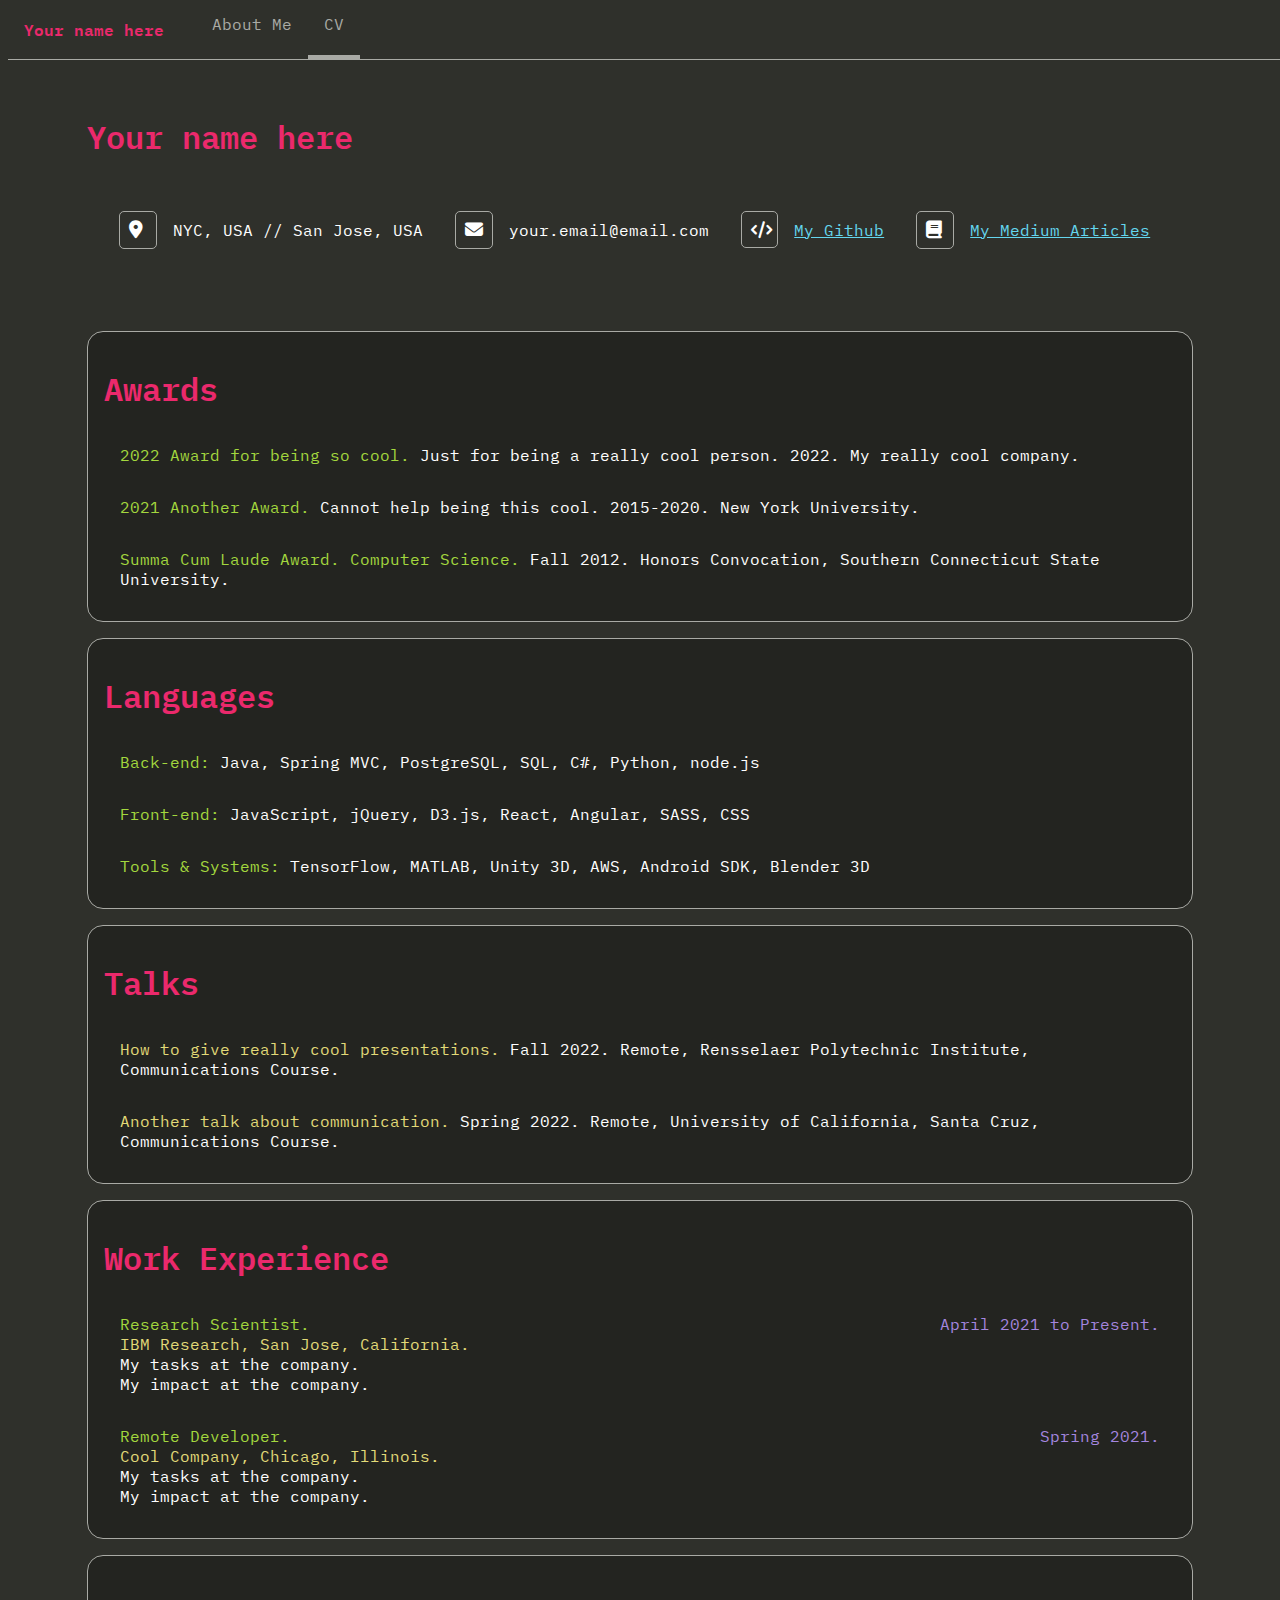
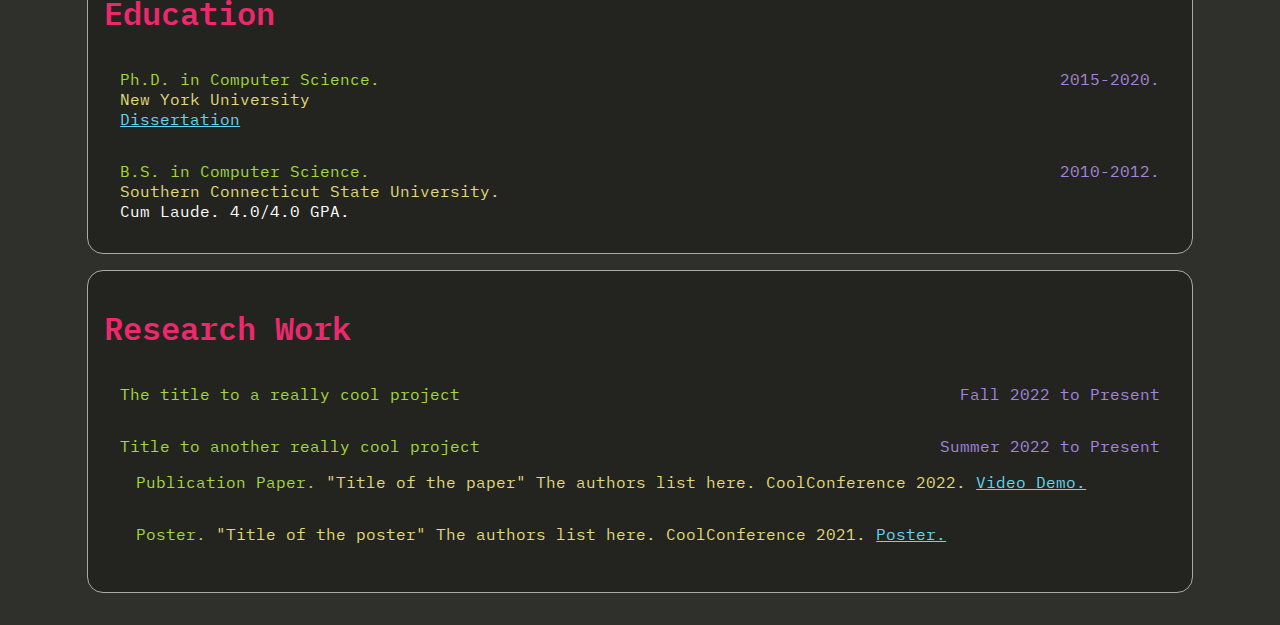
<file: index.html>
<html >
<head>

	<title> Add a title here! </title>

	<link rel="stylesheet" type="text/css" href="css/jquery.jscrollpane.css" />
	<link rel="stylesheet" type="text/css" href="css/sublime.monokai.css"/>

	<!-- SPELLS -->
	<script src='js/library/jquery-2.1.0.min.js'></script>

	<!-- Main controller files -->
    <script src='js/controller/page_controller.js'></script>

	<link rel="stylesheet" href="https://cdnjs.cloudflare.com/ajax/libs/font-awesome/6.5.2/css/all.min.css">
</head>


<script>
$(document).ready(function(){
    setPage("partial/cv.html",1);
});

function onClickMenu() {
  var x = document.getElementById("myLinks");
  if (x.style.display === "block") {
    x.style.display = "none";
  } else {
    x.style.display = "block";
  }
}

</script>
<body >
	<div class="nav">
		<div class="name">Your name here</div>
		<div id="myLinks">
			<div class="button" onclick="setPage('partial/aboutme.html',0)">About Me</div>
			<div class="button" onclick="setPage('partial/cv.html',1)">CV</div>
		</div>
		<a href="javascript:void(0);" class="menu-icon" onclick="onClickMenu()">
			<i class="fa fa-bars"></i>
		</a>
	</div>

	<div class="header">
        <div class="name">Your name here</div>
		<div class="info-card ">
			<p class="content-text"><i class="fa fa-location-dot"></i>NYC, USA // San Jose, USA</p>
			<p class="content-text"><i class="fa-solid fa-envelope"></i>your.email@email.com</p>
			<p class="content-text"><i class="fa-solid fa-code"></i><a href="https://github.com/maedahanafi/">My Github</a></p>
			<p class="content-text"><i class="fa-solid fa-book"></i><a href="https://maeda-han.medium.com/">My Medium Articles</a></p>

		</div>
	</div>
    <div id="dynamic-content" class="main"></div>

   

</body>
</html>
</file>
<file: css/sublime.monokai.css>
/********************************** Font face **********************************/
@font-face {
  font-family: IBMPlexMono;
  src: url(./IBMPlexMono-Regular.ttf);
}
@font-face {
  font-family: IBMPlexMonoBold;
  src: url(./IBMPlexMono-SemiBold.ttf);
}
/********************************** Color Variables **********************************/
/* blacks*/
/* grays */
/* pinks */
/* whites */
/* green */
/* yellow */
/* purple */
/* blue */
/********************************** Font **********************************/
/********************************** Mixins **********************************/
/********************************** Paddings, Margins, Spacings **********************************/
/********************************** Web Layouts  **********************************/
/********************************** Mobile Layouts  **********************************/
/********************************** Nav **********************************/
/********************************** Paddings, Margins, Spacings **********************************/
/********************************** Font sizes **********************************/
/********************************** Body layout and body components **********************************/
body {
  display: grid;
  height: 100%;
  grid-template-columns: minmax(5%, 30px) minmax(500px, auto) 5%;
  grid-template-rows: minmax(8%, max-content) max-content auto;
  grid-template-areas: ". nav ." ". header ." ". main .";
  /*font-size: 1em;*/
  /*line-height:1.5em;*/
  font-family: IBMPlexMono;
  color: #ffffff;
  font-weight: normal;
  background-color: #2f302b;
}
body > .header {
  grid-area: header;
  padding: 16px;
}
body .nav {
  grid-area: nav;
  /*font-size: 1em;*/
  font-family: IBMPlexMono;
  color: #ffffff;
  font-weight: normal;
  background-color: #2f302b;
  color: #a9aaa5;
  border-bottom: 1px solid #a9aaa5;
  /* For sticky header effect*/
  position: fixed;
  top: 0;
  /*right: 0;*/
  width: 100%;
  display: flex;
}
body .nav .myLinks {
  width: 100%;
  display: flex;
  padding: 0 16px;
  height: 48px;
}
body .main {
  grid-area: main;
  padding: 16px;
}

/* Mobile phone screens */
@media only screen and (max-device-width: 450px) {
  body {
    display: grid;
    /*row-gap: 2em;*/
    row-gap: 16px;
    grid-template-columns: 16px auto 16px;
    /*grid-template-rows: auto auto auto;*/
    grid-template-areas: ". nav ." ". header ." ". main .";
  }
  body > .header {
    margin-top: 100px;
  }
}
/* Tablet screens */
/********************************** Components: Name **********************************/
.header .name {
  font-size: 32px;
  padding-top: 16px;
  padding-bottom: 16px;
  font-family: IBMPlexMonoBold;
  color: #eb296c;
}

/********************************** Components: Paragraph **********************************/
.paragraph {
  padding: 16px;
}

/********************************** Components: icon **********************************/
.menu-icon {
  display: none;
}

@media only screen and (max-device-width: 450px) {
  .menu-icon {
    color: white;
    padding: 0.75em 1em;
    text-decoration: none;
    font-size: 2.35em;
    display: block;
    background: #232420;
    position: absolute;
    right: 0;
    top: 0;
  }
}
/********************************** Components: info card and its icon **********************************/
.info-card {
  padding: 32px;
  display: flex;
  column-gap: 32px;
}
.info-card i {
  color: #ffffff;
  margin-right: 16px;
  padding: 0.5em 0.5em;
  text-decoration: none;
  background: #2f302b;
  position: relative;
  right: 0;
  top: 0;
  font-size: 18px;
  height: 18px;
  width: 18px;
  border-radius: 5px;
  border: 0.5px solid #a9aaa5;
}
.info-card .fa-code {
  font-size: 17px;
}
.info-card p {
  padding: 2px 0px;
}

@media only screen and (max-device-width: 768px) {
  .info-card {
    display: block;
  }
}
@media only screen and (max-device-width: 450px) {
  .info-card {
    display: block;
  }
  .info-card i {
    margin-right: 16px;
    padding: 16px;
    font-size: 12px;
    height: 32px;
    width: 32px;
  }
  .info-card .fa-code {
    font-size: 12px;
  }
}
/********************************** URLs **********************************/
a {
  color: #64d6ee;
  font-weight: normal;
  text-decoration: underline;
}

/********************************** Components: Nav links **********************************/
.nav {
  z-index: 100;
}
.nav > .name {
  font-family: IBMPlexMonoBold;
  color: #eb296c;
  padding: 16px;
  padding-right: 32px;
}
.nav .button {
  width: fit-content;
  padding: 0 16px;
  line-height: 48px;
}
.nav .clicked, .nav .button:hover {
  border-bottom: 4px solid #a9aaa5;
  cursor: pointer;
}
.nav #myLinks {
  display: flex;
}

@media only screen and (max-device-width: 450px) {
  body .nav {
    display: block;
    font-size: 2em;
  }
  body .nav > .name {
    font-size: 2em;
    line-height: 2.5em;
    padding-left: 32px;
  }
  body .nav #myLinks {
    display: none;
    background-color: #232420;
    padding: 16px;
  }
  body .nav #myLinks > .button {
    padding: 16px;
    display: block;
    font-size: 2em;
    line-height: 2em;
  }
}
/********************************** Paragraphs  **********************************/
p {
  color: #ffffff;
  margin: inherit;
}

.paragraph {
  color: #ffffff;
  padding: 16px 0;
}

@media only screen and (max-device-width: 450px) {
  .paragraph {
    padding: 32px;
  }
}
/********************************** Colored texts  **********************************/
.highlight {
  color: #a3d83e;
}

.location {
  color: #e2da78;
}

/********************************** Resume-row  **********************************/
.resume-row {
  padding: 16px;
  margin: 16px 0;
  display: grid;
  grid-template-rows: auto auto;
  grid-template-columns: auto;
  grid-template-areas: "resume-col-header" "resume-col-content";
  background-color: #232420;
  border: 0.1em solid #a9aaa5;
  border-radius: 1em;
}
.resume-row .resume-col-header {
  font-size: 32px;
  font-family: IBMPlexMonoBold;
  color: #eb296c;
  padding: 16px 0;
}
.resume-row .resume-col-content {
  font-family: IBMPlexMono;
  color: #ffffff;
  font-weight: normal;
}

@media only screen and (max-device-width: 450px) {
  .resume-row {
    padding: 32px;
    margin: 32px 0;
  }
}
/********************************** Content box  **********************************/
/* content- --> this means its a project, presentation, paper, item, etc.*/
/* content-text-box --> same as above just without thumbnail */
.content-text-box {
  /*
  	a content-text-box contains
  	header  --  date
  	location
  	description
  	links
  */
  display: grid;
  grid-template-columns: 60% 40%;
  grid-template-rows: auto auto auto auto;
  grid-template-areas: "tileheader date" "location location" "description description" "links links";
  padding: 16px;
}
.content-text-box > .header {
  color: #a3d83e;
  grid-area: tileheader;
}
.content-text-box .location {
  color: #e2da78;
  grid-area: location;
}
.content-text-box .date {
  color: #a486df;
  grid-area: date;
  text-align: right;
}
.content-text-box .description {
  color: #ffffff;
  grid-area: description;
}
.content-text-box .links {
  color: #64d6ee;
  grid-area: links;
}

@media only screen and (max-device-width: 768px) {
  .content-text-box {
    width: 100%;
    grid-template-columns: 100%;
    grid-template-rows: auto auto auto auto auto;
    grid-template-areas: "tileheader" "location" "date" "description" "links";
  }
  .content-text-box > .date {
    grid-area: date;
    text-align: left;
  }
}
@media only screen and (max-device-width: 450px) {
  .content-text-box {
    padding: 32px;
  }
}
/********************************* List **************************************************************************************************/
/* list --> this contains a compact ist of list-items and publication-items
   list-items contains
   	- a header within the item with darker font
   	- a description with gray font
   	- date
   	- location
   	- links

   publication-items contains
    - a header within the item with darker font
	- title with gray font
    - date
    - location
    - links

*/
.list {
  display: grid;
  grid-template-columns: 100%;
  grid-auto-flow: row;
}
.list > .list-item {
  padding: 16px;
}
.list > .list-item > .header {
  color: #a3d83e;
}
.list > .list-item > .title {
  color: #a3d83e;
}
.list > .list-item > .description {
  color: #ffffff;
  grid-area: description;
}
.list > .list-item > .location {
  color: #ffffff;
  grid-area: location;
}
.list > .list-item > .date {
  grid-area: date;
  color: #ffffff;
}
.list > .list-item > .links {
  grid-area: links;
}
.list > .publication-item {
  padding: 16px;
}
.list > .publication-item > .header {
  color: #a3d83e;
}
.list > .publication-item > .title {
  color: #e2da78;
}
.list > .publication-item > .location {
  color: #ffffff;
  grid-area: location;
}
.list > .publication-item > .date {
  grid-area: date;
  color: #ffffff;
}
.list > .publication-item > .links {
  grid-area: links;
}
.list > .tabbed {
  padding-left: 16px;
}

@media only screen and (max-device-width: 450px) {
  .list > .list-item {
    padding: 32px;
  }
  .list > .publication-item {
    padding: 32px;
  }
}

/*# sourceMappingURL=sublime.monokai.css.map */
</file>
